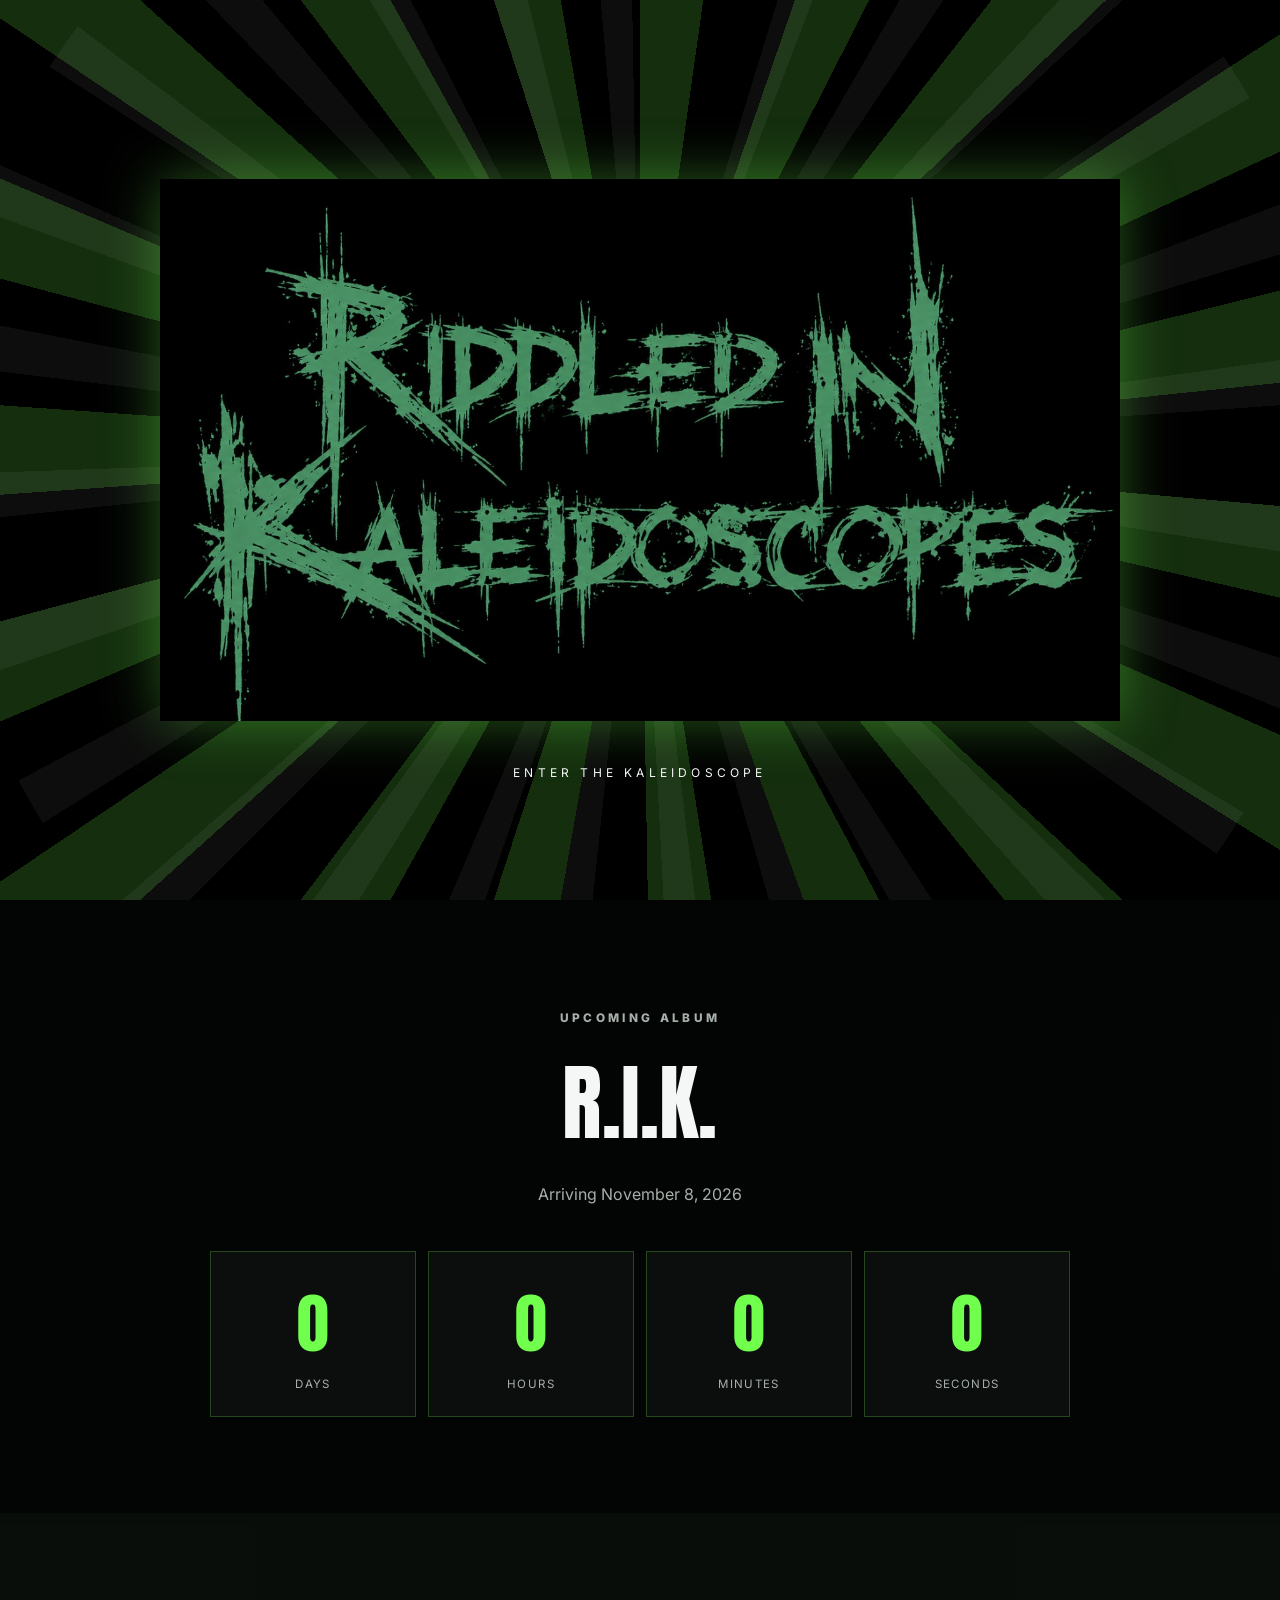
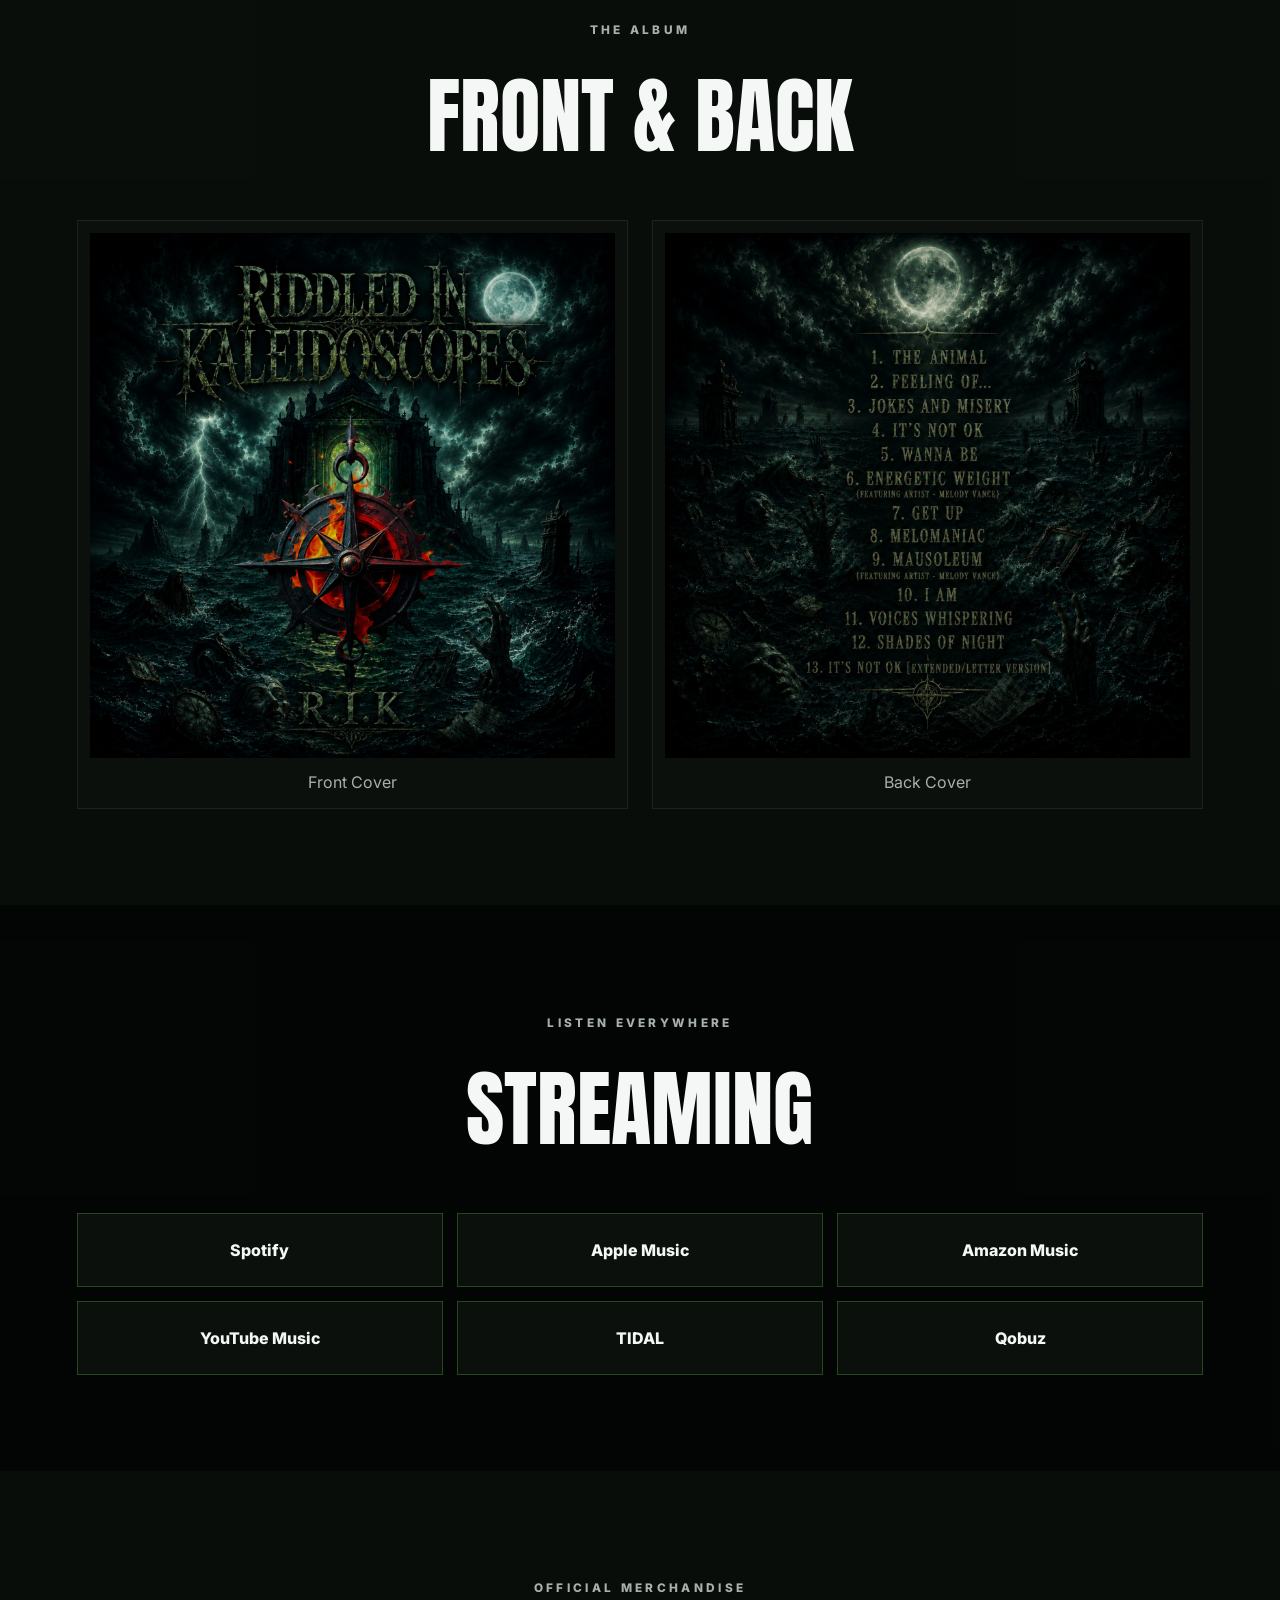
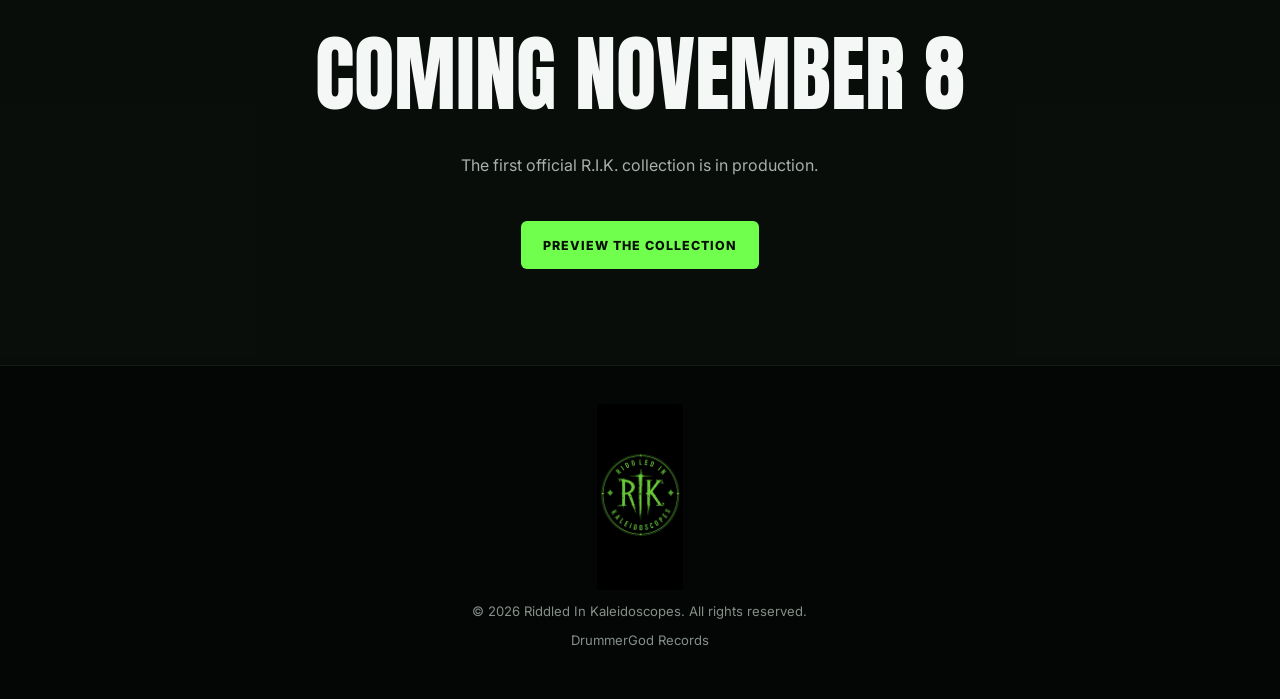
<file: index.html>
<!doctype html><html lang="en"><head><meta charset="utf-8"><meta name="viewport" content="width=device-width,initial-scale=1"><title>Riddled In Kaleidoscopes | Official Website</title><meta name="description" content="Official website of Riddled In Kaleidoscopes. Music, merch, videos and booking."><meta name="theme-color" content="#040605"><link rel="preconnect" href="https://fonts.googleapis.com"><link rel="preconnect" href="https://fonts.gstatic.com" crossorigin><link href="https://fonts.googleapis.com/css2?family=Anton&family=Inter:wght@400;600;700;800&display=swap" rel="stylesheet"><link rel="stylesheet" href="styles.css"></head><body>
<div class="intro" aria-hidden="true"><div class="ring"></div><div class="ring r2"></div><img src="assets/wordmark.png" alt=""><p>Enter the Kaleidoscope</p></div>
<header class="site-header"><div class="wrap"><a class="brand" href="index.html"><img src="assets/circle-logo.png" alt="R.I.K. logo"><span>Riddled In Kaleidoscopes</span></a><button class="menu-button" aria-label="Open menu" aria-expanded="false">☰</button><nav class="nav"><a href="index.html">Home</a><a href="music.html">Music</a><a href="videos.html">Videos</a><a href="merch.html">Merch</a><a href="gallery.html">Gallery</a><a href="about.html">About</a><a href="contact.html">Contact</a></nav></div></header>
<main><section class="hero"><div class="content"><img class="hero-wordmark" src="assets/wordmark.png" alt="Riddled In Kaleidoscopes"><p class="tagline">Music that finds meaning in chaos.</p><div class="button-row"><a class="button primary" href="music.html">Listen Now</a><a class="button secondary" href="merch.html">Merch Coming Soon</a></div></div></section>
<section class="section"><div class="wrap"><div class="heading"><p class="eyebrow">Upcoming album</p><h2>R.I.K.</h2><p>Arriving November 8, 2026</p></div><div class="countdown" data-release="2026-11-08T00:00:00"><div><strong id="days">—</strong><span>Days</span></div><div><strong id="hours">—</strong><span>Hours</span></div><div><strong id="minutes">—</strong><span>Minutes</span></div><div><strong id="seconds">—</strong><span>Seconds</span></div></div></div></section>
<section class="section alt"><div class="wrap"><div class="heading"><p class="eyebrow">The album</p><h2>Front & Back</h2></div><div class="album-grid"><figure><img src="assets/album-front.png" alt="R.I.K. album front cover"><figcaption>Front Cover</figcaption></figure><figure><img src="assets/album-back.png" alt="R.I.K. album back cover"><figcaption>Back Cover</figcaption></figure></div></div></section>
<section class="section"><div class="wrap"><div class="heading"><p class="eyebrow">Listen everywhere</p><h2>Streaming</h2></div><div class="platform-grid"><a href="https://open.spotify.com/artist/4s5cJFcT9bNvYK4c0yhG5E?si=eCQbOGIsRQWzADstk2GFog" target="_blank" rel="noopener">Spotify</a><a href="https://music.apple.com/us/artist/riddled-in-kaleidoscopes/6784302911" target="_blank" rel="noopener">Apple Music</a><a href="https://music.amazon.com/artists/B0H6NJPFL8?ref=dm_sh_wVDVurWHhA28EWOqSf70jcVev" target="_blank" rel="noopener">Amazon Music</a><a href="https://music.youtube.com/channel/UCJIFc6b0j5Kac7xv5FjaoIQ?si=HnbFKETHnLM6upln" target="_blank" rel="noopener">YouTube Music</a><a href="https://tidal.com/artist/81682030/u" target="_blank" rel="noopener">TIDAL</a><a href="https://www.qobuz.com/us-en/interpreter/riddled-in-kaleidoscopes/34067380" target="_blank" rel="noopener">Qobuz</a></div></div></section>
<section class="section alt"><div class="wrap"><div class="heading"><p class="eyebrow">Official merchandise</p><h2>Coming November 8</h2><p>The first official R.I.K. collection is in production.</p></div><div class="button-row"><a class="button primary" href="merch.html">Preview the Collection</a></div></div></section></main>
<footer class="footer"><div class="wrap"><img src="assets/circle-logo.png" alt="R.I.K. logo"><p>© <span data-year></span> Riddled In Kaleidoscopes. All rights reserved.</p><p>DrummerGod Records</p></div></footer><script src="script.js"></script></body></html>
</file>
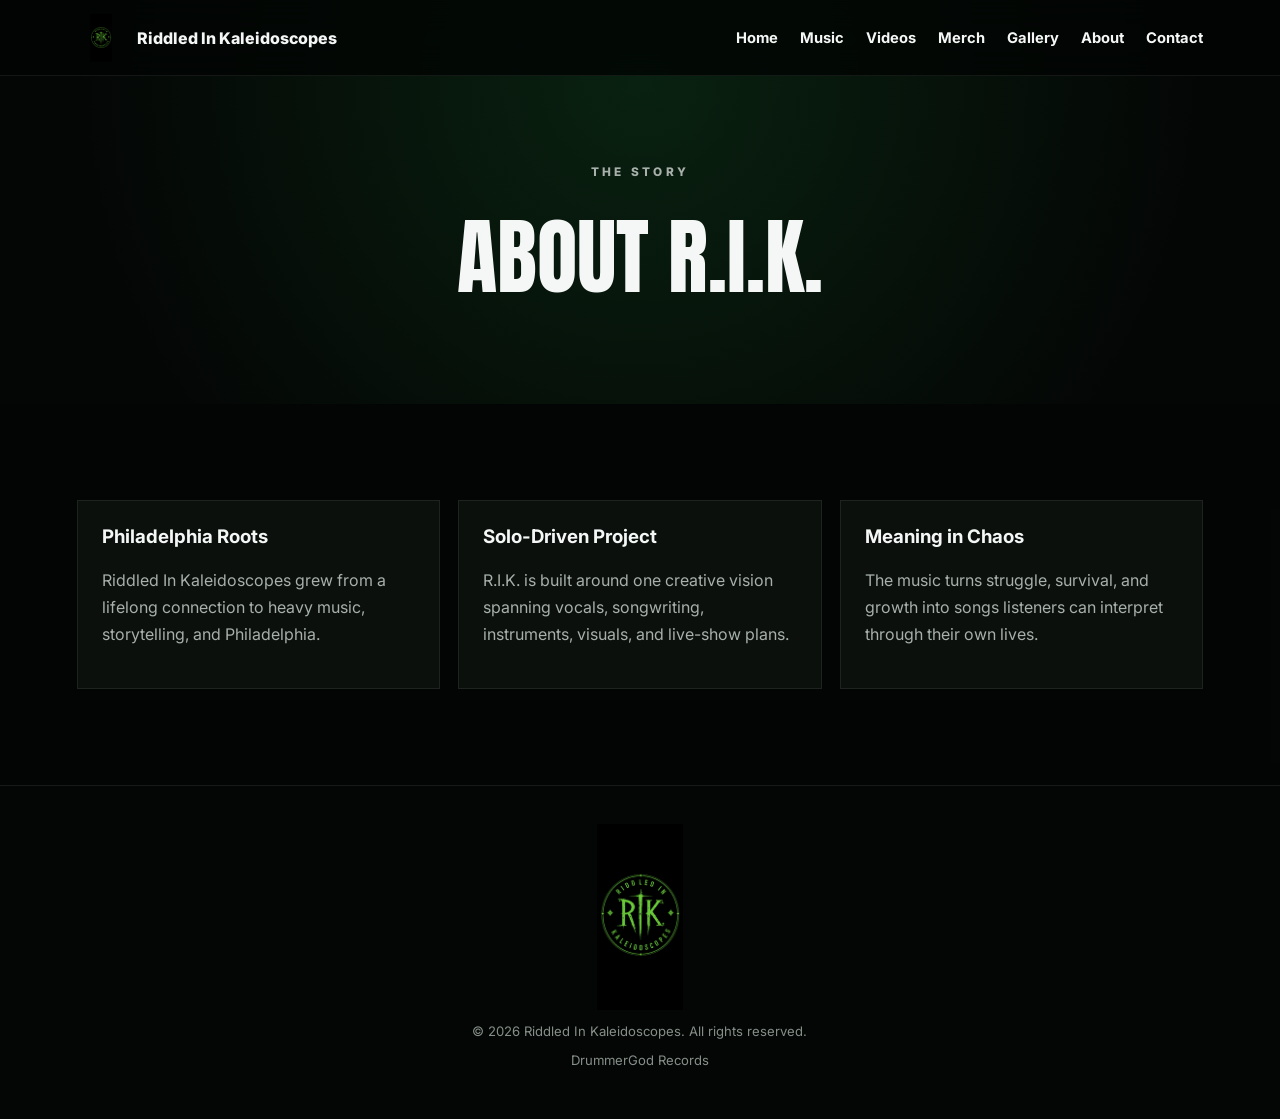
<file: about.html>
<!doctype html><html lang="en"><head><meta charset="utf-8"><meta name="viewport" content="width=device-width,initial-scale=1"><title>About | Riddled In Kaleidoscopes</title><link rel="stylesheet" href="styles.css"><link href="https://fonts.googleapis.com/css2?family=Anton&family=Inter:wght@400;600;700;800&display=swap" rel="stylesheet"></head><body><header class="site-header"><div class="wrap"><a class="brand" href="index.html"><img src="assets/circle-logo.png" alt="R.I.K. logo"><span>Riddled In Kaleidoscopes</span></a><button class="menu-button" aria-label="Open menu" aria-expanded="false">☰</button><nav class="nav"><a href="index.html">Home</a><a href="music.html">Music</a><a href="videos.html">Videos</a><a href="merch.html">Merch</a><a href="gallery.html">Gallery</a><a href="about.html">About</a><a href="contact.html">Contact</a></nav></div></header><main><section class="page-hero"><div class="wrap"><div class="heading"><p class="eyebrow">The story</p><h1>About R.I.K.</h1></div></div></section><section class="section"><div class="wrap"><div class="cards"><article class="card"><h3>Philadelphia Roots</h3><p>Riddled In Kaleidoscopes grew from a lifelong connection to heavy music, storytelling, and Philadelphia.</p></article><article class="card"><h3>Solo-Driven Project</h3><p>R.I.K. is built around one creative vision spanning vocals, songwriting, instruments, visuals, and live-show plans.</p></article><article class="card"><h3>Meaning in Chaos</h3><p>The music turns struggle, survival, and growth into songs listeners can interpret through their own lives.</p></article></div></div></section></main><footer class="footer"><div class="wrap"><img src="assets/circle-logo.png" alt="R.I.K. logo"><p>© <span data-year></span> Riddled In Kaleidoscopes. All rights reserved.</p><p>DrummerGod Records</p></div></footer><script src="script.js"></script></body></html>
</file>
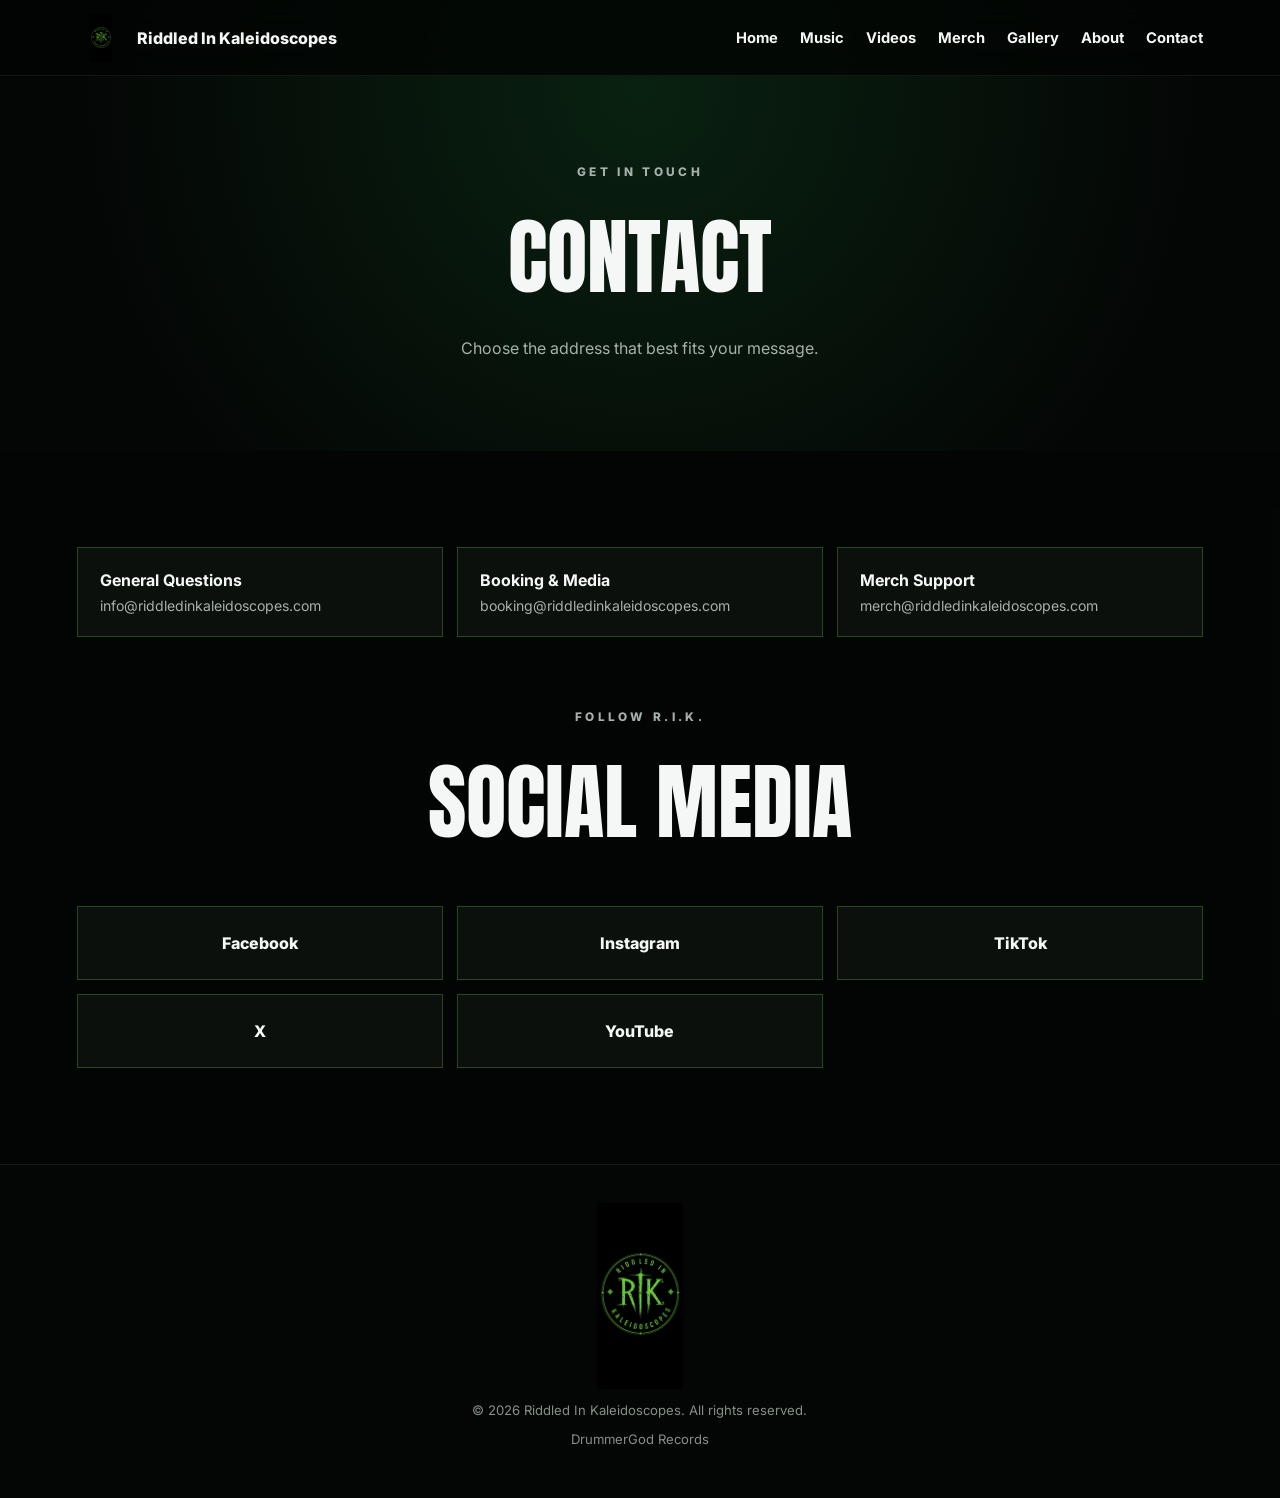
<file: contact.html>
<!doctype html><html lang="en"><head><meta charset="utf-8"><meta name="viewport" content="width=device-width,initial-scale=1"><title>Contact | Riddled In Kaleidoscopes</title><link rel="stylesheet" href="styles.css"><link href="https://fonts.googleapis.com/css2?family=Anton&family=Inter:wght@400;600;700;800&display=swap" rel="stylesheet"></head><body><header class="site-header"><div class="wrap"><a class="brand" href="index.html"><img src="assets/circle-logo.png" alt="R.I.K. logo"><span>Riddled In Kaleidoscopes</span></a><button class="menu-button" aria-label="Open menu" aria-expanded="false">☰</button><nav class="nav"><a href="index.html">Home</a><a href="music.html">Music</a><a href="videos.html">Videos</a><a href="merch.html">Merch</a><a href="gallery.html">Gallery</a><a href="about.html">About</a><a href="contact.html">Contact</a></nav></div></header><main><section class="page-hero"><div class="wrap"><div class="heading"><p class="eyebrow">Get in touch</p><h1>Contact</h1><p>Choose the address that best fits your message.</p></div></div></section><section class="section"><div class="wrap"><div class="contact-grid"><a href="mailto:info@riddledinkaleidoscopes.com"><strong>General Questions</strong><span>info@riddledinkaleidoscopes.com</span></a><a href="mailto:booking@riddledinkaleidoscopes.com"><strong>Booking & Media</strong><span>booking@riddledinkaleidoscopes.com</span></a><a href="mailto:merch@riddledinkaleidoscopes.com"><strong>Merch Support</strong><span>merch@riddledinkaleidoscopes.com</span></a></div><div class="heading" style="margin-top:70px"><p class="eyebrow">Follow R.I.K.</p><h2>Social Media</h2></div><div class="platform-grid"><a href="https://www.facebook.com/share/18u5QVjqFk/" target="_blank" rel="noopener">Facebook</a><a href="https://www.instagram.com/riddledinkaleidoscopes?igsh=dXFxcHBqaWprZGZz" target="_blank" rel="noopener">Instagram</a><a href="https://www.tiktok.com/@riddled.in.kaleido?_r=1&_t=ZP-97yUAdpliXO" target="_blank" rel="noopener">TikTok</a><a href="https://x.com/RiddledInKscope" target="_blank" rel="noopener">X</a><a href="https://youtube.com/@riddledinkaleidoscopes?si=kgU1D8fItSqnsicy" target="_blank" rel="noopener">YouTube</a></div></div></section></main><footer class="footer"><div class="wrap"><img src="assets/circle-logo.png" alt="R.I.K. logo"><p>© <span data-year></span> Riddled In Kaleidoscopes. All rights reserved.</p><p>DrummerGod Records</p></div></footer><script src="script.js"></script></body></html>
</file>
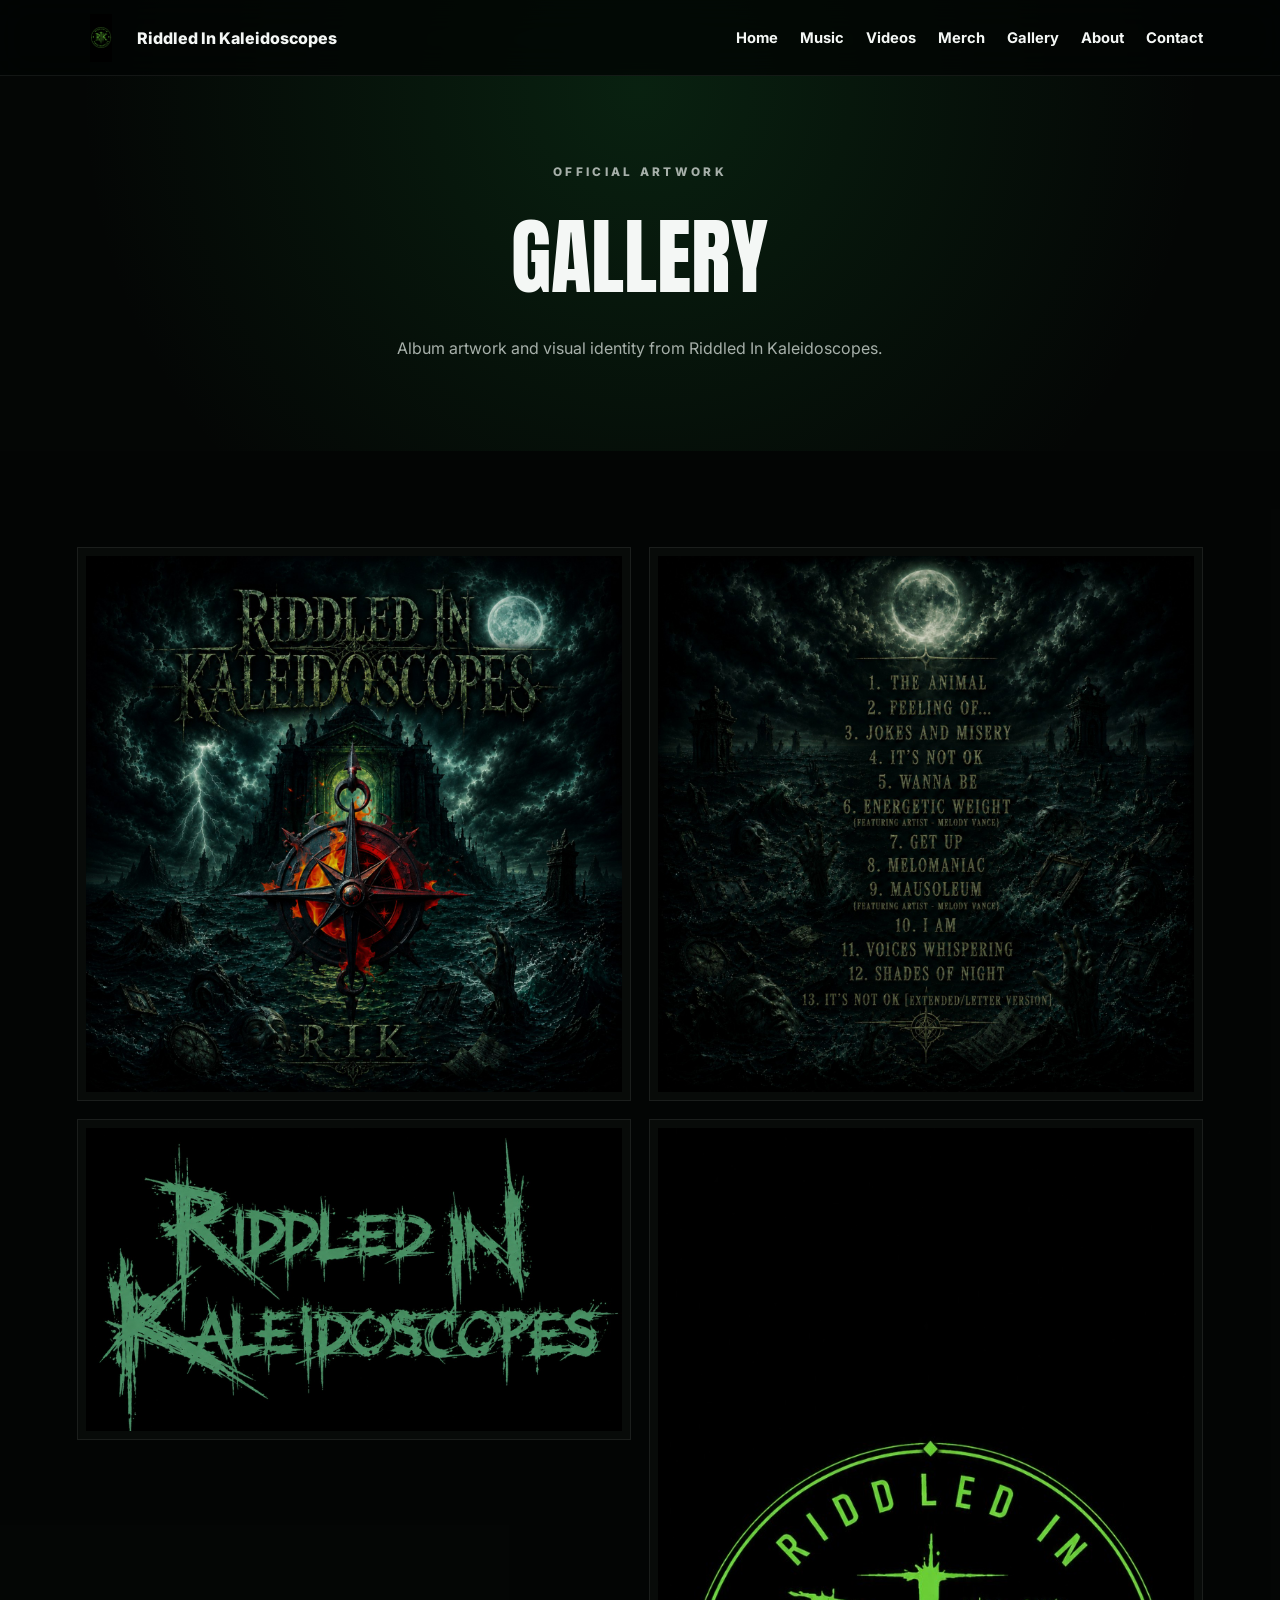
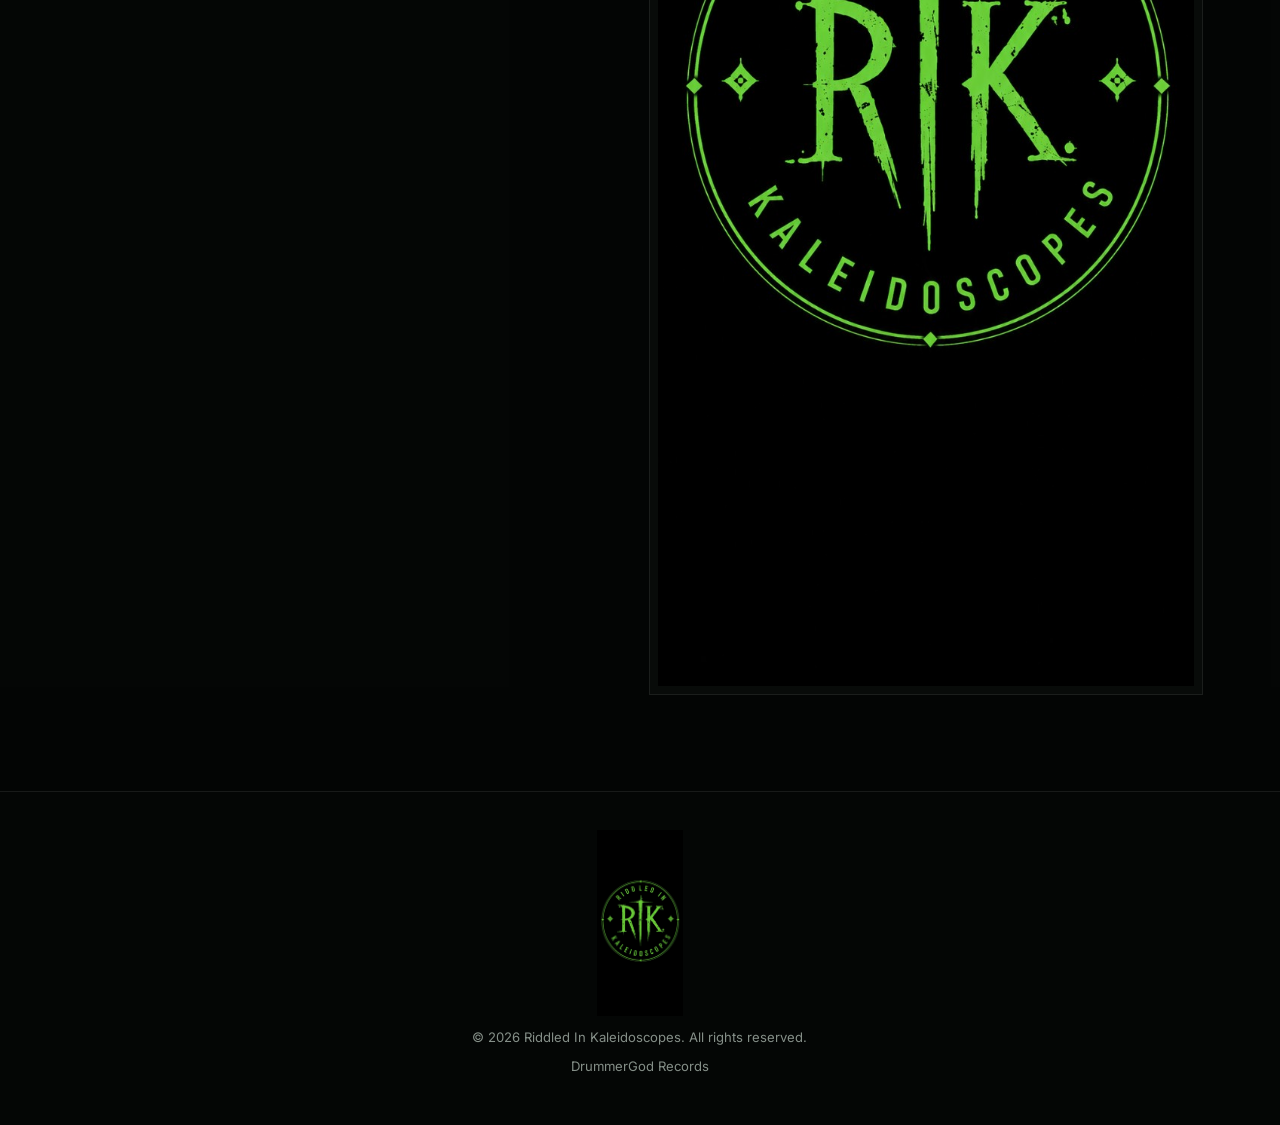
<file: gallery.html>
<!doctype html><html lang="en"><head><meta charset="utf-8"><meta name="viewport" content="width=device-width,initial-scale=1"><title>Gallery | Riddled In Kaleidoscopes</title><link rel="stylesheet" href="styles.css"><link href="https://fonts.googleapis.com/css2?family=Anton&family=Inter:wght@400;600;700;800&display=swap" rel="stylesheet"></head><body><header class="site-header"><div class="wrap"><a class="brand" href="index.html"><img src="assets/circle-logo.png" alt="R.I.K. logo"><span>Riddled In Kaleidoscopes</span></a><button class="menu-button" aria-label="Open menu" aria-expanded="false">☰</button><nav class="nav"><a href="index.html">Home</a><a href="music.html">Music</a><a href="videos.html">Videos</a><a href="merch.html">Merch</a><a href="gallery.html">Gallery</a><a href="about.html">About</a><a href="contact.html">Contact</a></nav></div></header><main><section class="page-hero"><div class="wrap"><div class="heading"><p class="eyebrow">Official artwork</p><h1>Gallery</h1><p>Album artwork and visual identity from Riddled In Kaleidoscopes.</p></div></div></section><section class="section"><div class="wrap"><div class="gallery-grid"><img src="assets/album-front.png" alt="R.I.K. album front"><img src="assets/album-back.png" alt="R.I.K. album back"><img src="assets/wordmark.png" alt="Riddled In Kaleidoscopes logo"><img src="assets/circle-logo.png" alt="R.I.K. circular logo"></div></div></section></main><footer class="footer"><div class="wrap"><img src="assets/circle-logo.png" alt="R.I.K. logo"><p>© <span data-year></span> Riddled In Kaleidoscopes. All rights reserved.</p><p>DrummerGod Records</p></div></footer><script src="script.js"></script></body></html>
</file>
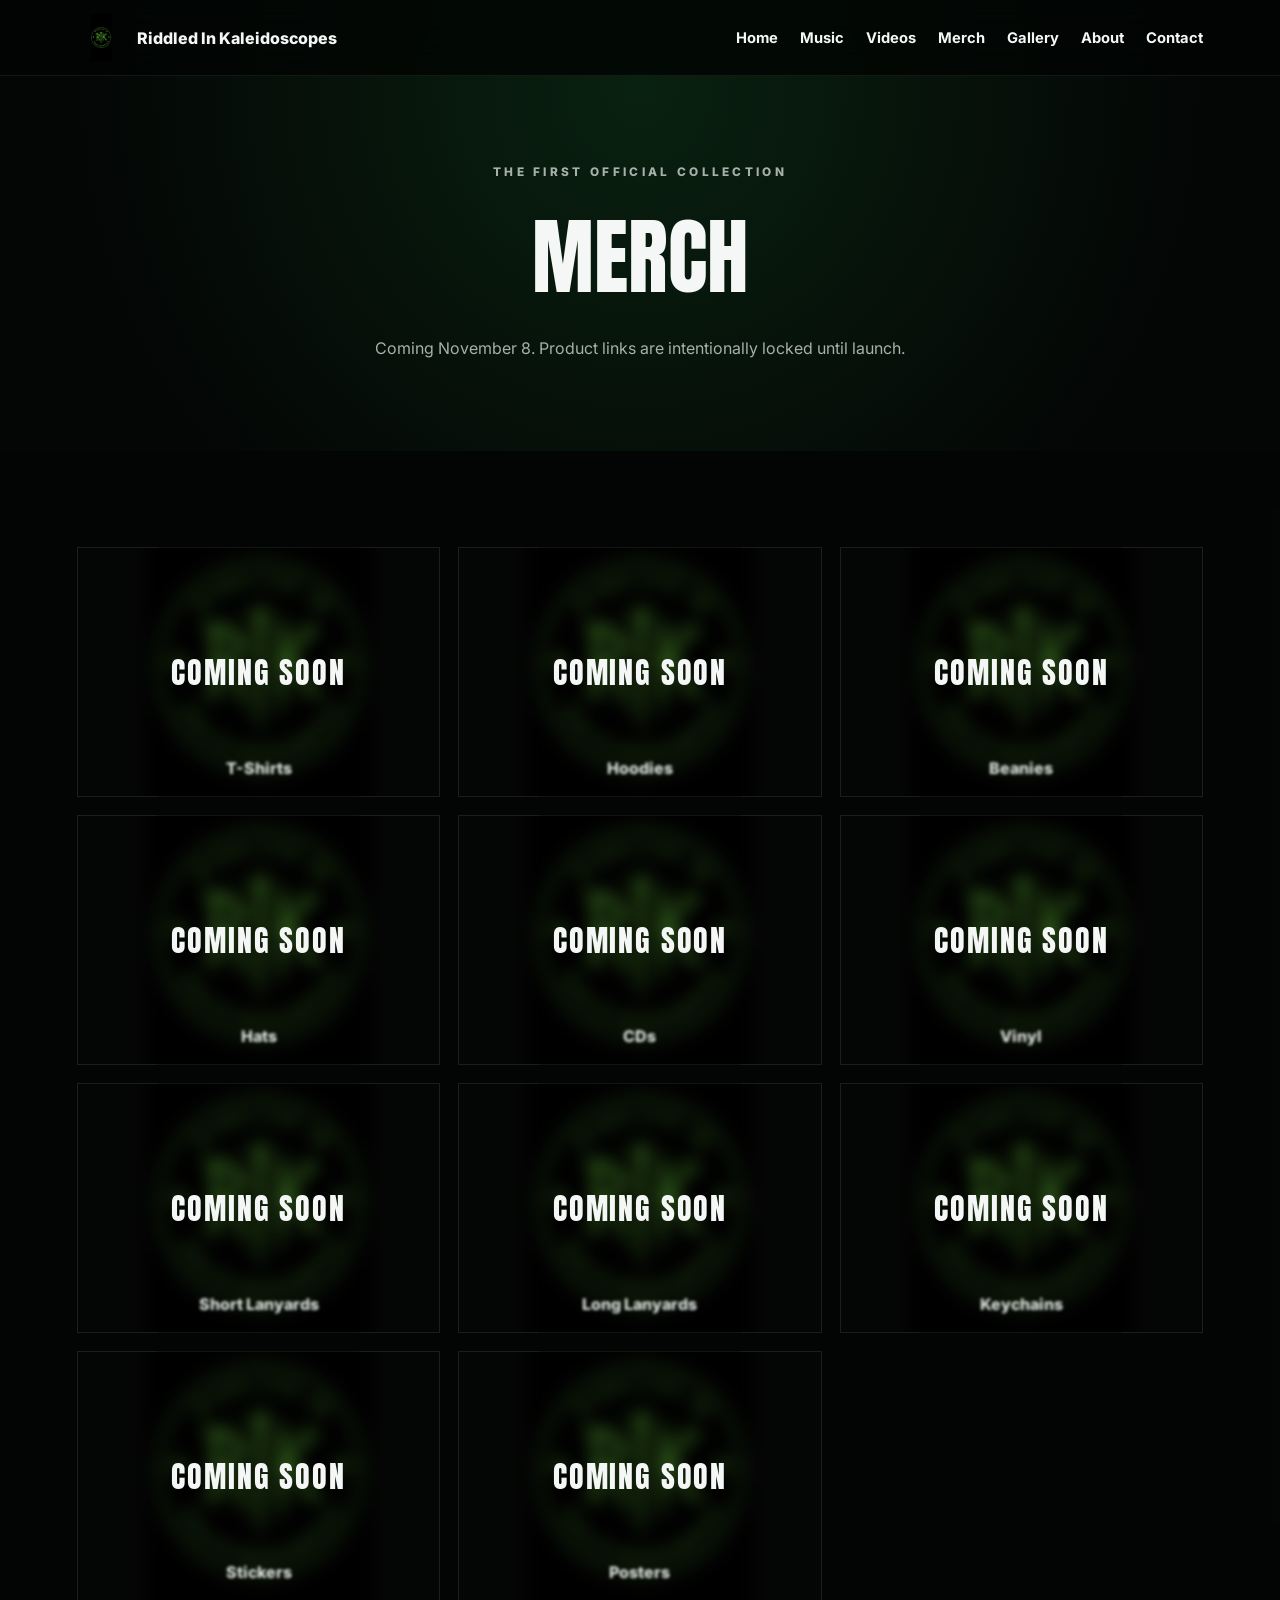
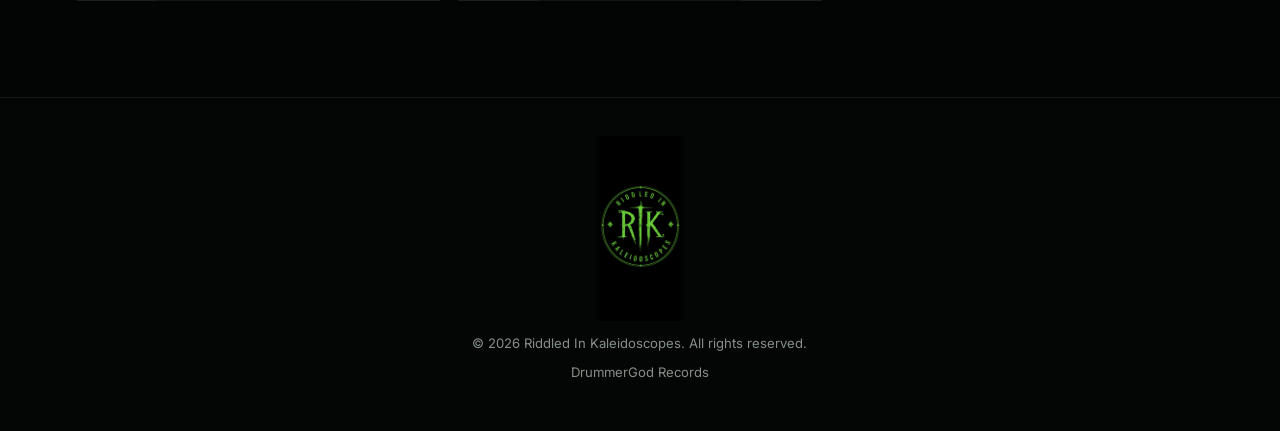
<file: merch.html>
<!doctype html><html lang="en"><head><meta charset="utf-8"><meta name="viewport" content="width=device-width,initial-scale=1"><title>Merch | Riddled In Kaleidoscopes</title><link rel="stylesheet" href="styles.css"><link href="https://fonts.googleapis.com/css2?family=Anton&family=Inter:wght@400;600;700;800&display=swap" rel="stylesheet"></head><body><header class="site-header"><div class="wrap"><a class="brand" href="index.html"><img src="assets/circle-logo.png" alt="R.I.K. logo"><span>Riddled In Kaleidoscopes</span></a><button class="menu-button" aria-label="Open menu" aria-expanded="false">☰</button><nav class="nav"><a href="index.html">Home</a><a href="music.html">Music</a><a href="videos.html">Videos</a><a href="merch.html">Merch</a><a href="gallery.html">Gallery</a><a href="about.html">About</a><a href="contact.html">Contact</a></nav></div></header><main><section class="page-hero"><div class="wrap"><div class="heading"><p class="eyebrow">The first official collection</p><h1>Merch</h1><p>Coming November 8. Product links are intentionally locked until launch.</p></div></div></section><section class="section"><div class="wrap"><div class="merch-grid"><article class='merch-card' aria-disabled='true'><span>T-Shirts</span></article>
<article class='merch-card' aria-disabled='true'><span>Hoodies</span></article>
<article class='merch-card' aria-disabled='true'><span>Beanies</span></article>
<article class='merch-card' aria-disabled='true'><span>Hats</span></article>
<article class='merch-card' aria-disabled='true'><span>CDs</span></article>
<article class='merch-card' aria-disabled='true'><span>Vinyl</span></article>
<article class='merch-card' aria-disabled='true'><span>Short Lanyards</span></article>
<article class='merch-card' aria-disabled='true'><span>Long Lanyards</span></article>
<article class='merch-card' aria-disabled='true'><span>Keychains</span></article>
<article class='merch-card' aria-disabled='true'><span>Stickers</span></article>
<article class='merch-card' aria-disabled='true'><span>Posters</span></article></div></div></section></main><footer class="footer"><div class="wrap"><img src="assets/circle-logo.png" alt="R.I.K. logo"><p>© <span data-year></span> Riddled In Kaleidoscopes. All rights reserved.</p><p>DrummerGod Records</p></div></footer><script src="script.js"></script></body></html>
</file>
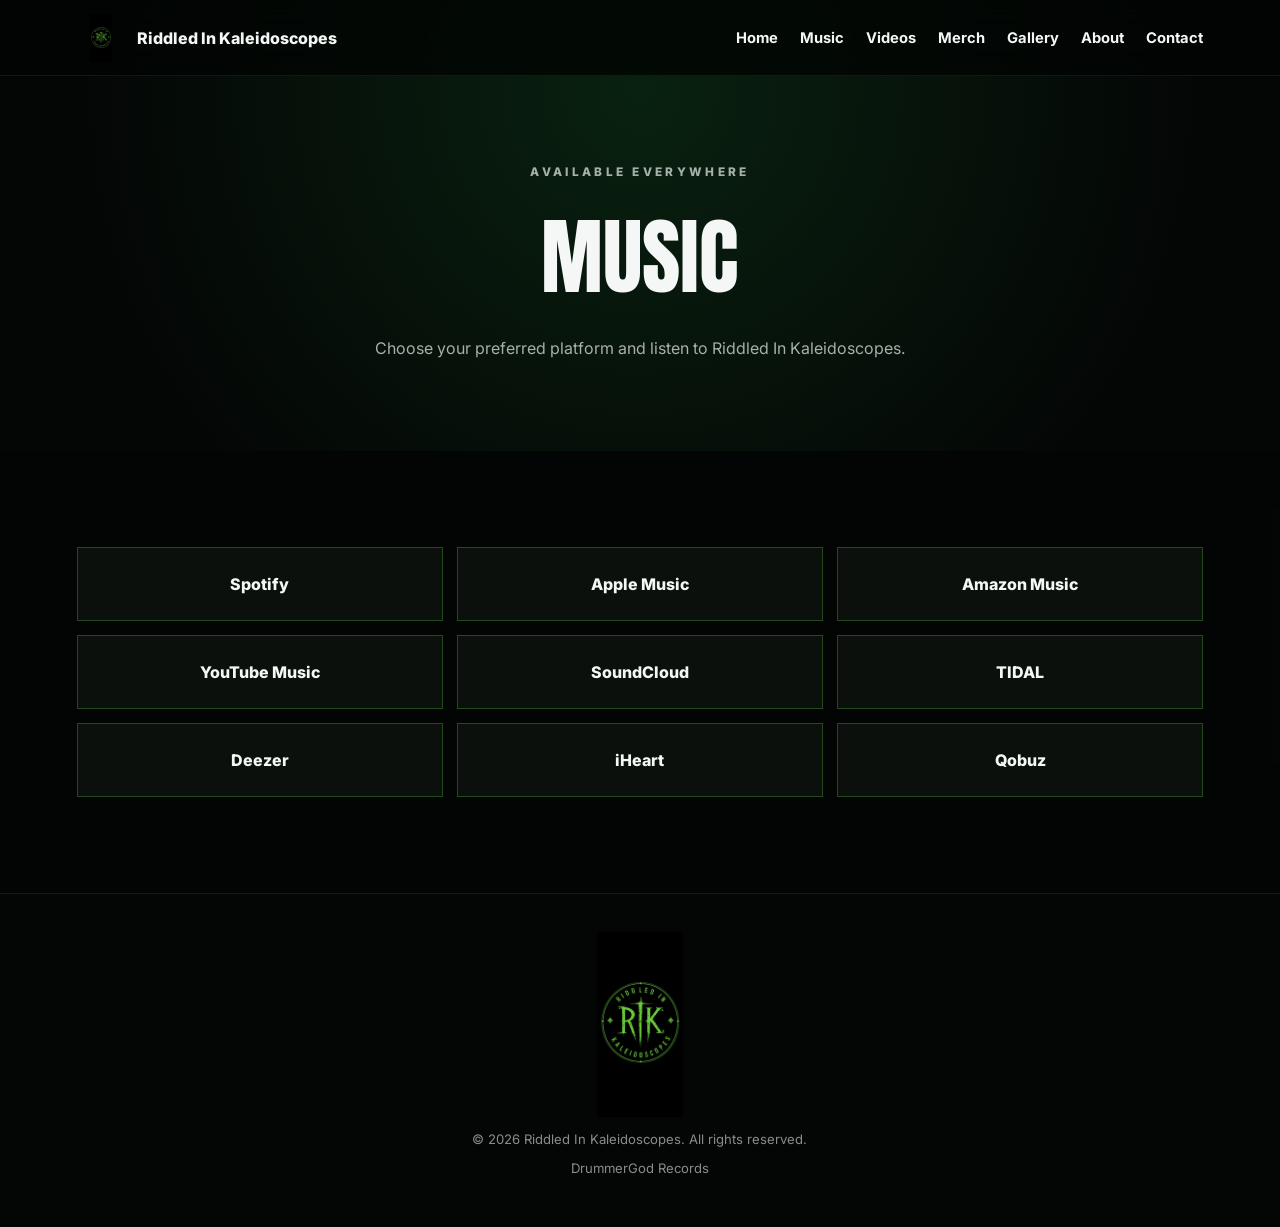
<file: music.html>
<!doctype html><html lang="en"><head><meta charset="utf-8"><meta name="viewport" content="width=device-width,initial-scale=1"><title>Music | Riddled In Kaleidoscopes</title><link rel="stylesheet" href="styles.css"><link href="https://fonts.googleapis.com/css2?family=Anton&family=Inter:wght@400;600;700;800&display=swap" rel="stylesheet"></head><body><header class="site-header"><div class="wrap"><a class="brand" href="index.html"><img src="assets/circle-logo.png" alt="R.I.K. logo"><span>Riddled In Kaleidoscopes</span></a><button class="menu-button" aria-label="Open menu" aria-expanded="false">☰</button><nav class="nav"><a href="index.html">Home</a><a href="music.html">Music</a><a href="videos.html">Videos</a><a href="merch.html">Merch</a><a href="gallery.html">Gallery</a><a href="about.html">About</a><a href="contact.html">Contact</a></nav></div></header><main><section class="page-hero"><div class="wrap"><div class="heading"><p class="eyebrow">Available everywhere</p><h1>Music</h1><p>Choose your preferred platform and listen to Riddled In Kaleidoscopes.</p></div></div></section><section class="section"><div class="wrap"><div class="platform-grid"><a href="https://open.spotify.com/artist/4s5cJFcT9bNvYK4c0yhG5E?si=eCQbOGIsRQWzADstk2GFog" target="_blank" rel="noopener">Spotify</a><a href="https://music.apple.com/us/artist/riddled-in-kaleidoscopes/6784302911" target="_blank" rel="noopener">Apple Music</a><a href="https://music.amazon.com/artists/B0H6NJPFL8?ref=dm_sh_wVDVurWHhA28EWOqSf70jcVev" target="_blank" rel="noopener">Amazon Music</a><a href="https://music.youtube.com/channel/UCJIFc6b0j5Kac7xv5FjaoIQ?si=HnbFKETHnLM6upln" target="_blank" rel="noopener">YouTube Music</a><a href="https://on.soundcloud.com/YCA5nY1OHLZ5uKOKPS" target="_blank" rel="noopener">SoundCloud</a><a href="https://tidal.com/artist/81682030/u" target="_blank" rel="noopener">TIDAL</a><a href="https://link.deezer.com/s/33OgqCV7O0HVVWWHlne1T" target="_blank" rel="noopener">Deezer</a><a href="https://www.iheart.com/artist/riddled-in-kaleidoscopes-51175355" target="_blank" rel="noopener">iHeart</a><a href="https://www.qobuz.com/us-en/interpreter/riddled-in-kaleidoscopes/34067380" target="_blank" rel="noopener">Qobuz</a></div></div></section></main><footer class="footer"><div class="wrap"><img src="assets/circle-logo.png" alt="R.I.K. logo"><p>© <span data-year></span> Riddled In Kaleidoscopes. All rights reserved.</p><p>DrummerGod Records</p></div></footer><script src="script.js"></script></body></html>
</file>
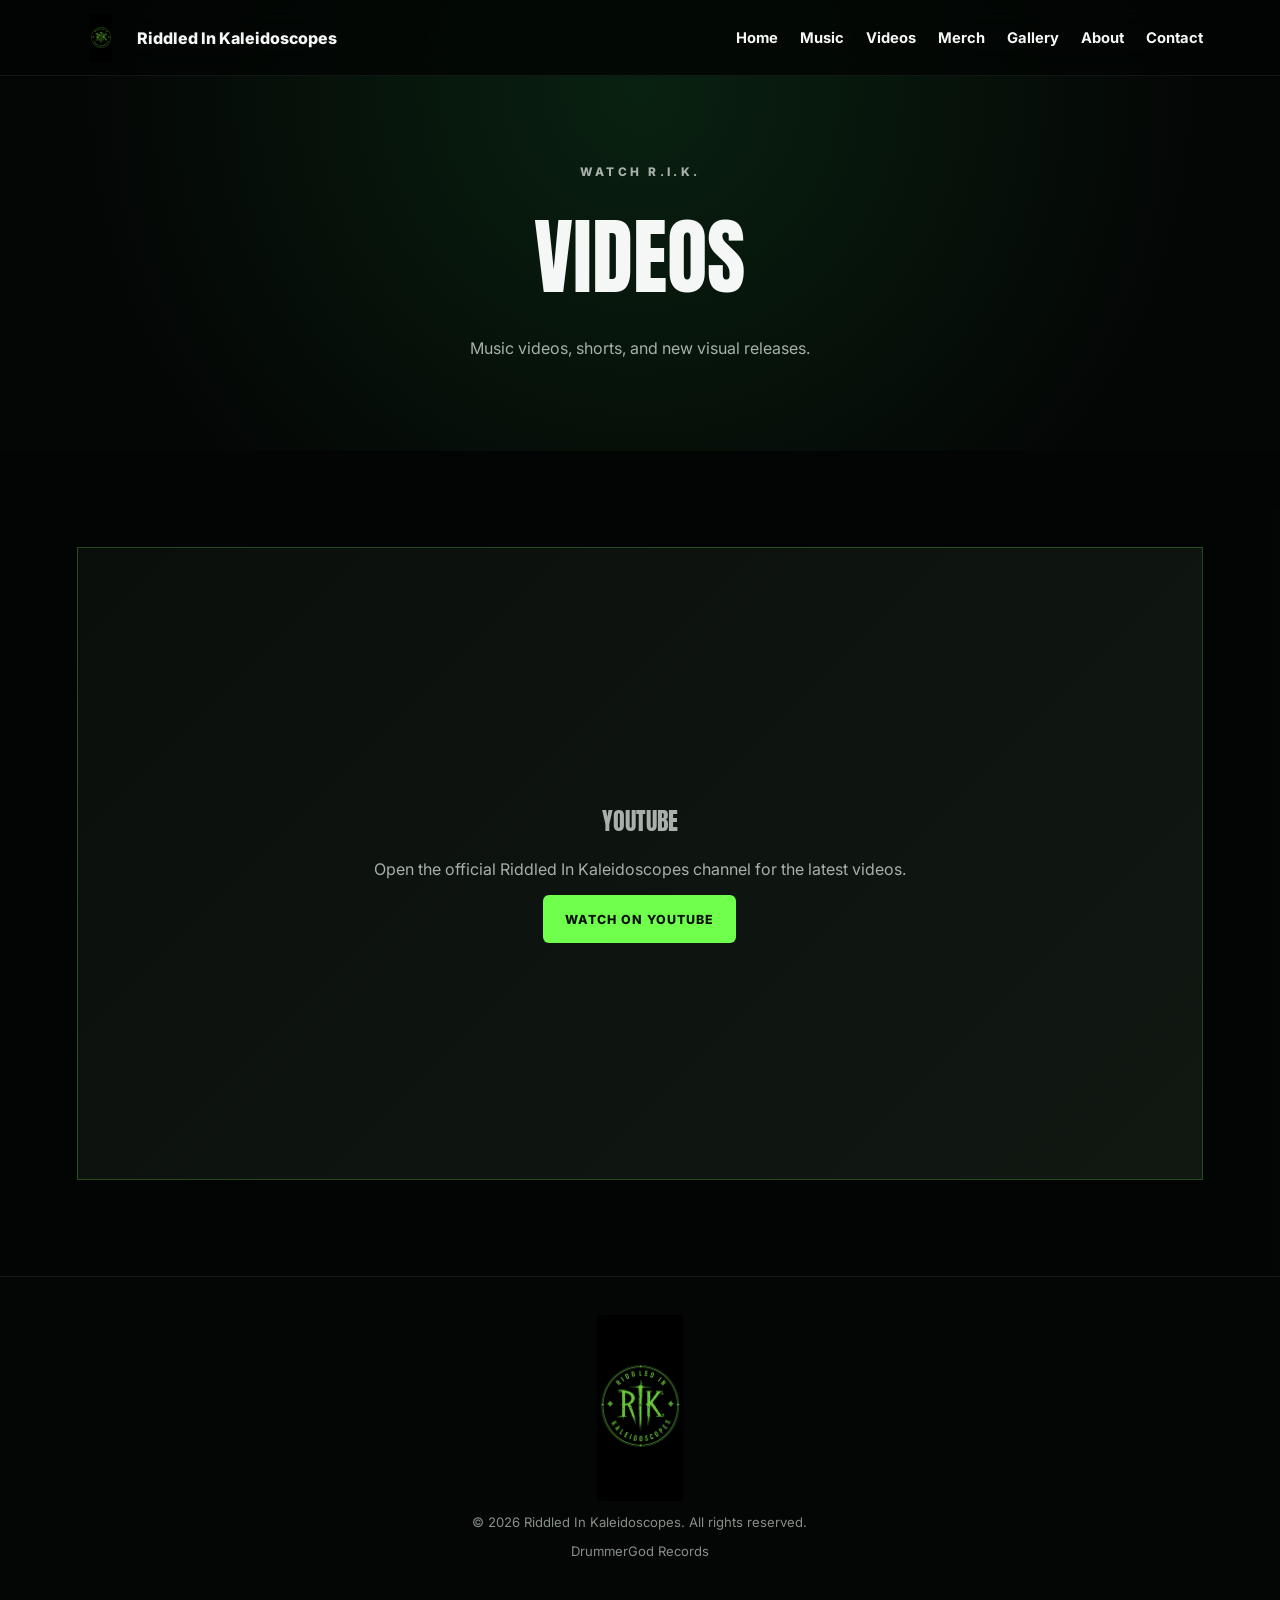
<file: videos.html>
<!doctype html><html lang="en"><head><meta charset="utf-8"><meta name="viewport" content="width=device-width,initial-scale=1"><title>Videos | Riddled In Kaleidoscopes</title><link rel="stylesheet" href="styles.css"><link href="https://fonts.googleapis.com/css2?family=Anton&family=Inter:wght@400;600;700;800&display=swap" rel="stylesheet"></head><body><header class="site-header"><div class="wrap"><a class="brand" href="index.html"><img src="assets/circle-logo.png" alt="R.I.K. logo"><span>Riddled In Kaleidoscopes</span></a><button class="menu-button" aria-label="Open menu" aria-expanded="false">☰</button><nav class="nav"><a href="index.html">Home</a><a href="music.html">Music</a><a href="videos.html">Videos</a><a href="merch.html">Merch</a><a href="gallery.html">Gallery</a><a href="about.html">About</a><a href="contact.html">Contact</a></nav></div></header><main><section class="page-hero"><div class="wrap"><div class="heading"><p class="eyebrow">Watch R.I.K.</p><h1>Videos</h1><p>Music videos, shorts, and new visual releases.</p></div></div></section><section class="section"><div class="wrap"><div class="embed-placeholder"><div><h2 class="display">YouTube</h2><p>Open the official Riddled In Kaleidoscopes channel for the latest videos.</p><a class="button primary" href="https://youtube.com/@riddledinkaleidoscopes?si=kgU1D8fItSqnsicy" target="_blank" rel="noopener">Watch on YouTube</a></div></div></div></section></main><footer class="footer"><div class="wrap"><img src="assets/circle-logo.png" alt="R.I.K. logo"><p>© <span data-year></span> Riddled In Kaleidoscopes. All rights reserved.</p><p>DrummerGod Records</p></div></footer><script src="script.js"></script></body></html>
</file>
<file: styles.css>
:root{--bg:#040605;--panel:#0b100d;--panel2:#101812;--text:#f4f7f5;--muted:#a7b0aa;--green:#70ff4d;--green2:#1f9d43;--border:rgba(112,255,77,.24);--shadow:0 20px 60px rgba(0,0,0,.35)}
*{box-sizing:border-box}html{scroll-behavior:smooth}body{margin:0;background:var(--bg);color:var(--text);font-family:Inter,Arial,sans-serif;overflow-x:hidden}a{color:inherit}img{max-width:100%;display:block}.wrap{width:min(1180px,88vw);margin:auto}.site-header{position:fixed;inset:0 0 auto;z-index:50;height:76px;background:rgba(2,4,3,.78);backdrop-filter:blur(16px);border-bottom:1px solid rgba(255,255,255,.07)}.site-header .wrap{height:100%;display:flex;align-items:center;justify-content:space-between}.brand{display:flex;align-items:center;gap:12px;text-decoration:none;font-weight:800}.brand img{width:48px;height:48px;object-fit:contain}.nav{display:flex;gap:22px}.nav a{text-decoration:none;font-size:.92rem;font-weight:700}.nav a:hover,.nav a[aria-current="page"]{color:var(--green)}.menu-button{display:none;background:none;border:0;color:white;font-size:1.8rem}.intro{position:fixed;inset:0;z-index:9999;background:#000;display:grid;place-items:center;overflow:hidden;transition:opacity .9s,visibility .9s}.intro.hide{opacity:0;visibility:hidden}.intro .ring{position:absolute;width:150vmax;height:150vmax;border-radius:50%;background:repeating-conic-gradient(from 0deg,rgba(112,255,77,.18) 0 8deg,transparent 8deg 19deg);animation:spin 5s linear infinite}.intro .ring.r2{width:110vmax;height:110vmax;animation:spinr 7s linear infinite;background:repeating-conic-gradient(from 8deg,transparent 0 9deg,rgba(255,255,255,.05) 9deg 13deg)}.intro img{position:relative;width:min(82vw,960px);filter:drop-shadow(0 0 28px rgba(112,255,77,.35))}.intro p{position:absolute;bottom:12vh;text-transform:uppercase;letter-spacing:.35em;font-size:.75rem}.hero{min-height:100svh;position:relative;display:grid;place-items:center;padding:120px 0 80px;background:url('assets/album-front.png') center/cover no-repeat}.hero:before{content:"";position:absolute;inset:0;background:linear-gradient(to bottom,rgba(0,0,0,.18),rgba(0,0,0,.62) 64%,#040605)}.hero .content{position:relative;text-align:center;max-width:980px}.hero-wordmark{width:min(92vw,980px);margin:auto;filter:drop-shadow(0 10px 25px #000)}.tagline{font-size:clamp(1rem,2.3vw,1.35rem);text-shadow:0 3px 12px #000}.button-row{display:flex;gap:14px;justify-content:center;flex-wrap:wrap;margin-top:30px}.button{display:inline-flex;align-items:center;justify-content:center;min-height:48px;padding:0 22px;border-radius:6px;text-decoration:none;font-weight:800;text-transform:uppercase;letter-spacing:.08em;font-size:.78rem}.primary{background:var(--green);color:#061005}.secondary{border:1px solid rgba(255,255,255,.38);background:rgba(0,0,0,.36)}.section{padding:96px 0;background:rgba(4,6,5,.92)}.section.alt{background:rgba(9,14,10,.94)}.heading{text-align:center;max-width:760px;margin:0 auto 42px}.eyebrow{text-transform:uppercase;letter-spacing:.28em;color:var(--green);font-size:.74rem;font-weight:800}.heading h1,.heading h2,.display{font-family:Anton,Impact,sans-serif;text-transform:uppercase;font-weight:400}.heading h1,.heading h2{font-size:clamp(2.8rem,7vw,5.2rem);margin:.15em 0}.heading p{color:var(--muted);line-height:1.7}.countdown{display:grid;grid-template-columns:repeat(4,1fr);gap:12px;max-width:860px;margin:auto}.countdown div{padding:24px 10px;text-align:center;background:rgba(255,255,255,.035);border:1px solid var(--border)}.countdown strong{display:block;font-family:Anton;font-size:clamp(2.2rem,7vw,4rem);color:var(--green);font-weight:400}.countdown span{font-size:.72rem;color:var(--muted);letter-spacing:.12em;text-transform:uppercase}.platform-grid{display:grid;grid-template-columns:repeat(3,1fr);gap:14px}.platform-grid a{min-height:74px;display:grid;place-items:center;text-decoration:none;font-weight:800;background:var(--panel);border:1px solid var(--border);transition:.2s}.platform-grid a:hover{transform:translateY(-3px);border-color:var(--green);box-shadow:var(--shadow)}.album-grid{display:grid;grid-template-columns:1fr 1fr;gap:24px}.album-grid figure{margin:0;background:var(--panel);border:1px solid rgba(255,255,255,.08);padding:12px}.album-grid figcaption{text-align:center;color:var(--muted);padding:14px 0 4px}.merch-grid{display:grid;grid-template-columns:repeat(3,1fr);gap:18px}.merch-card{position:relative;min-height:250px;display:grid;place-items:center;overflow:hidden;border:1px solid rgba(255,255,255,.08);background:url('assets/circle-logo.png') center/56% no-repeat,#080b09}.merch-card:before{content:"";position:absolute;inset:-10px;background:inherit;filter:blur(8px);transform:scale(1.08)}.merch-card:after{content:"COMING SOON";position:absolute;inset:0;display:grid;place-items:center;background:rgba(0,0,0,.48);font-family:Anton;font-size:1.9rem;letter-spacing:.06em}.merch-card span{position:absolute;bottom:18px;z-index:2;font-weight:800;color:#d9dfda;filter:blur(1.6px)}.cards{display:grid;grid-template-columns:repeat(3,1fr);gap:18px}.card{background:var(--panel);border:1px solid rgba(255,255,255,.08);padding:24px}.card h3{margin-top:0}.card p{color:var(--muted);line-height:1.7}.contact-grid{display:grid;grid-template-columns:repeat(3,1fr);gap:14px}.contact-grid a{display:flex;flex-direction:column;gap:7px;text-decoration:none;padding:22px;background:var(--panel);border:1px solid var(--border)}.contact-grid span{color:var(--muted);overflow-wrap:anywhere;font-size:.88rem}.footer{text-align:center;padding:38px 0;border-top:1px solid rgba(255,255,255,.08);color:#858f88;font-size:.82rem}.footer img{width:86px;margin:0 auto 12px}.page-hero{padding:150px 0 72px;background:radial-gradient(circle at 50% 20%,rgba(31,157,67,.18),transparent 35rem),#040605}.page-hero .heading{margin-bottom:0}.notice{padding:16px 18px;border:1px solid var(--border);background:rgba(112,255,77,.05);color:#dce7df}.embed-placeholder{aspect-ratio:16/9;background:linear-gradient(135deg,#0a0f0c,#111812);border:1px solid var(--border);display:grid;place-items:center;color:var(--muted);text-align:center;padding:20px}.gallery-grid{display:grid;grid-template-columns:repeat(2,1fr);gap:18px}.gallery-grid img{width:100%;background:#080b09;border:1px solid rgba(255,255,255,.08);padding:8px}.list{max-width:820px;margin:auto}.list li{margin:10px 0;color:var(--muted)}@keyframes spin{to{transform:rotate(360deg)}}@keyframes spinr{to{transform:rotate(-360deg)}}
@media(max-width:850px){.brand span{display:none}.menu-button{display:block}.nav{display:none;position:absolute;top:76px;left:0;right:0;padding:20px 6vw;flex-direction:column;background:#030504;border-bottom:1px solid var(--border)}.nav.open{display:flex}.platform-grid,.merch-grid,.cards,.contact-grid{grid-template-columns:repeat(2,1fr)}}
@media(max-width:580px){.section{padding:74px 0}.countdown{grid-template-columns:repeat(2,1fr)}.platform-grid,.merch-grid,.cards,.contact-grid,.album-grid,.gallery-grid{grid-template-columns:1fr}.hero{background-position:center top}}
@media(prefers-reduced-motion:reduce){*{animation:none!important;scroll-behavior:auto!important}}
</file>
